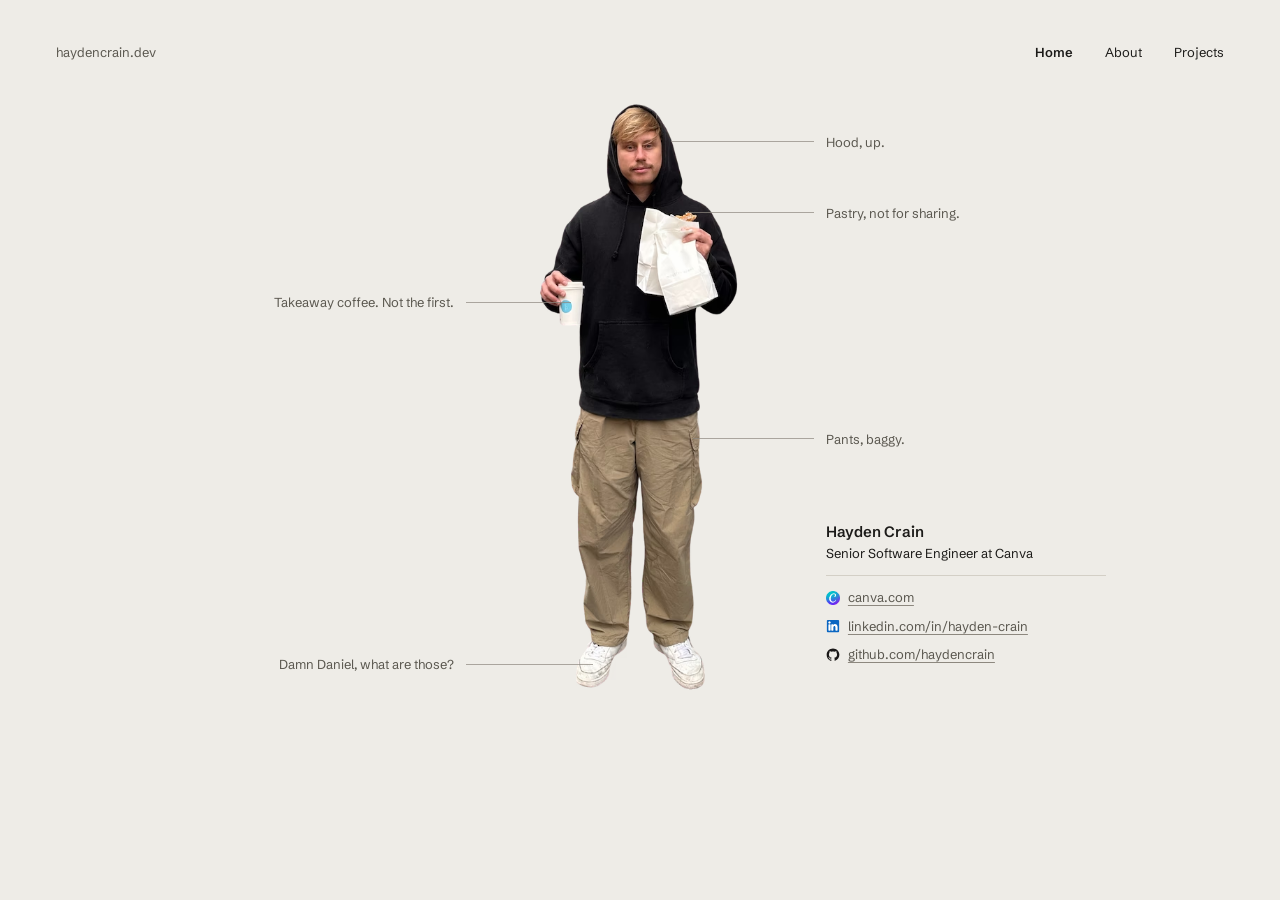
<file: index.html>
<!DOCTYPE html>
<html lang="en">
<head>
  <meta charset="UTF-8">
  <meta name="viewport" content="width=device-width, initial-scale=1">
  <title>Home - haydencrain.dev</title>
  <link rel="icon" type="image/png" sizes="32x32" href="/assets/favicon-32x32.png">
  <link rel="icon" type="image/png" sizes="16x16" href="/assets/favicon-16x16.png">
  <link rel="apple-touch-icon" sizes="180x180" href="/assets/apple-touch-icon.png">
  <link rel="icon" href="/favicon.ico">
  <link rel="manifest" href="/site.webmanifest">
  <link rel="preconnect" href="https://fonts.googleapis.com">
  <link rel="preconnect" href="https://fonts.gstatic.com" crossorigin>
  <link href="https://fonts.googleapis.com/css2?family=Schibsted+Grotesk:ital,wght@0,400;0,600;1,400&display=swap" rel="stylesheet">
  <link rel="stylesheet" href="/style.css?v=5">
</head>
<body>
  <header class="site-header">
    <a class="site-name" href="/">haydencrain.dev</a>
    <nav class="site-nav" aria-label="Main">
      <a href="/" aria-current="page">Home</a>
      <a href="/about">About</a>
      <a href="/projects">Projects</a>
    </nav>
  </header>
  <main class="home">
    <figure class="specimen">
      <div class="specimen-plate">
        <picture>
          <source srcset="/assets/hayden-standing.avif" type="image/avif">
          <source srcset="/assets/hayden-standing.webp" type="image/webp">
          <img class="specimen-photo" src="/assets/hayden-standing.png" alt="Hayden Crain, standing, in a black hoodie holding a takeaway coffee and a paper bag" width="292" height="851">
        </picture>
        <!-- --x/--y: the detail each note points at, as a share of the photo's box -->
        <ol class="notes">
          <li class="note note--right" style="--x: 65.2%; --y: 7.07%">
            <span class="note-line" aria-hidden="true"></span>
            <span class="note-label"><span class="note-num" aria-hidden="true">1</span><span class="note-text">Hood, up.</span></span>
          </li>
          <li class="note note--right" style="--x: 73.04%; --y: 19.02%">
            <span class="note-line" aria-hidden="true"></span>
            <span class="note-label"><span class="note-num" aria-hidden="true">2</span><span class="note-text">Pastry, not for sharing.</span></span>
          </li>
          <li class="note note--left" style="--x: 16.18%; --y: 34.01%">
            <span class="note-line" aria-hidden="true"></span>
            <span class="note-label"><span class="note-num" aria-hidden="true">3</span><span class="note-text">Takeaway coffee. Not the first.</span></span>
          </li>
          <li class="note note--right" style="--x: 75.98%; --y: 57.07%">
            <span class="note-line" aria-hidden="true"></span>
            <span class="note-label"><span class="note-num" aria-hidden="true">4</span><span class="note-text">Pants, baggy.</span></span>
          </li>
          <li class="note note--left" style="--x: 26.96%; --y: 94.95%">
            <span class="note-line" aria-hidden="true"></span>
            <span class="note-label"><span class="note-num" aria-hidden="true">5</span><span class="note-text">Damn Daniel, what are those?</span></span>
          </li>
        </ol>
      </div>
      <!-- Mobile-only key; screen readers get the same captions from .notes -->
      <ol class="key" aria-hidden="true">
        <li>Hood, up.</li>
        <li>Pastry, not for sharing.</li>
        <li>Takeaway coffee. Not the first.</li>
        <li>Pants, baggy.</li>
        <li>Damn Daniel, what are those?</li>
      </ol>
    </figure>
    <section class="placard">
      <h1>Hayden Crain</h1>
      <p>Senior Software Engineer at Canva</p>
      <ul class="placard-links">
        <li><a class="act" href="https://www.canva.com/" target="_blank" rel="noopener noreferrer nofollow"><img src="/assets/canva.png" alt="" width="14" height="14"><span>canva.com</span></a></li>
        <li><a class="act" href="https://www.linkedin.com/in/hayden-crain/" target="_blank" rel="noopener noreferrer nofollow"><img src="/assets/linkedin.svg" alt="" width="14" height="14"><span>linkedin.com/in/hayden-crain</span></a></li>
        <li><a class="act" href="https://github.com/haydencrain" target="_blank" rel="noopener noreferrer nofollow"><img src="/assets/octocat.svg" alt="" width="14" height="14"><span>github.com/haydencrain</span></a></li>
      </ul>
    </section>
  </main>
</body>
</html>
</file>
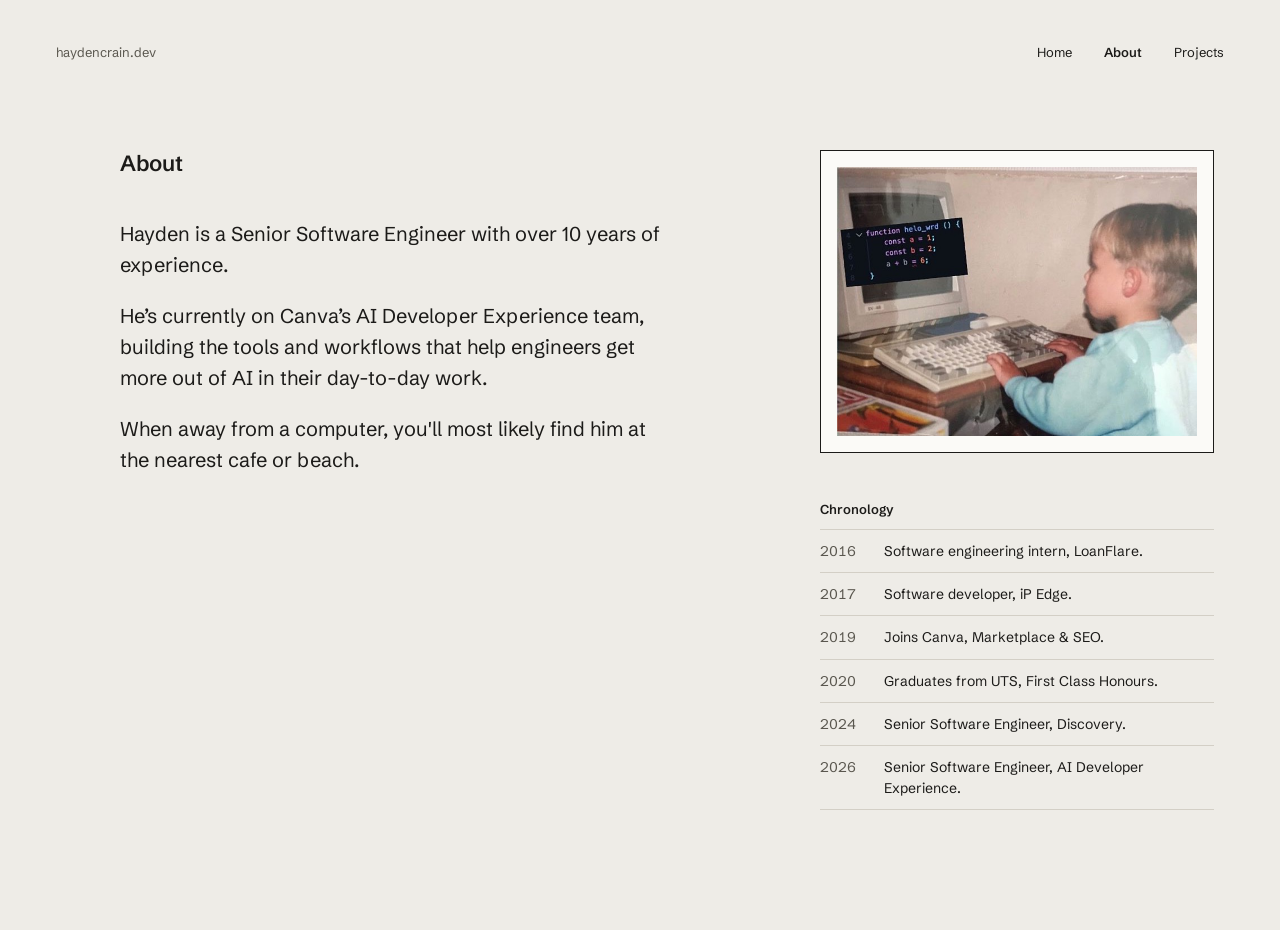
<file: about.html>
<!DOCTYPE html>
<html lang="en">
<head>
  <meta charset="UTF-8">
  <meta name="viewport" content="width=device-width, initial-scale=1">
  <title>About - haydencrain.dev</title>
  <link rel="icon" type="image/png" sizes="32x32" href="/assets/favicon-32x32.png">
  <link rel="icon" type="image/png" sizes="16x16" href="/assets/favicon-16x16.png">
  <link rel="apple-touch-icon" sizes="180x180" href="/assets/apple-touch-icon.png">
  <link rel="icon" href="/favicon.ico">
  <link rel="manifest" href="/site.webmanifest">
  <link rel="preconnect" href="https://fonts.googleapis.com">
  <link rel="preconnect" href="https://fonts.gstatic.com" crossorigin>
  <link href="https://fonts.googleapis.com/css2?family=Schibsted+Grotesk:ital,wght@0,400;0,600;1,400&display=swap" rel="stylesheet">
  <link rel="stylesheet" href="/style.css?v=5">
</head>
<body>
  <header class="site-header">
    <a class="site-name" href="/">haydencrain.dev</a>
    <nav class="site-nav" aria-label="Main">
      <a href="/">Home</a>
      <a href="/about" aria-current="page">About</a>
      <a href="/projects">Projects</a>
    </nav>
  </header>
  <main class="page about">
    <div class="about-text">
      <h1>About</h1>
      <div class="prose">
        <p>Hayden is a Senior Software Engineer with over 10 years of experience.</p>
        <p>He’s currently on Canva’s AI Developer Experience team, building the tools and workflows that help engineers get more out of AI in their day-to-day work.</p>
        <p>When away from a computer, you'll most likely find him at the nearest cafe or beach.</p>
      </div>
    </div>
    <div class="about-side">
      <figure class="frame">
        <img src="/assets/artist-shot.jpg" alt="Childhood photo of Hayden as a toddler typing at a beige desktop computer, with a code snippet pasted over the monitor" width="640" height="478">
      </figure>
      <section class="chronology">
        <h2>Chronology</h2>
        <ol>
          <li><time datetime="2016">2016</time><span>Software engineering intern, LoanFlare.</span></li>
          <li><time datetime="2017">2017</time><span>Software developer, iP Edge.</span></li>
          <li><time datetime="2019">2019</time><span>Joins Canva, Marketplace &amp; SEO.</span></li>
          <li><time datetime="2020">2020</time><span>Graduates from UTS, First Class Honours.</span></li>
          <li><time datetime="2024">2024</time><span>Senior Software Engineer, Discovery.</span></li>
          <li><time datetime="2026">2026</time><span>Senior Software Engineer, AI Developer Experience.</span></li>
        </ol>
      </section>
    </div>
  </main>
</body>
</html>
</file>
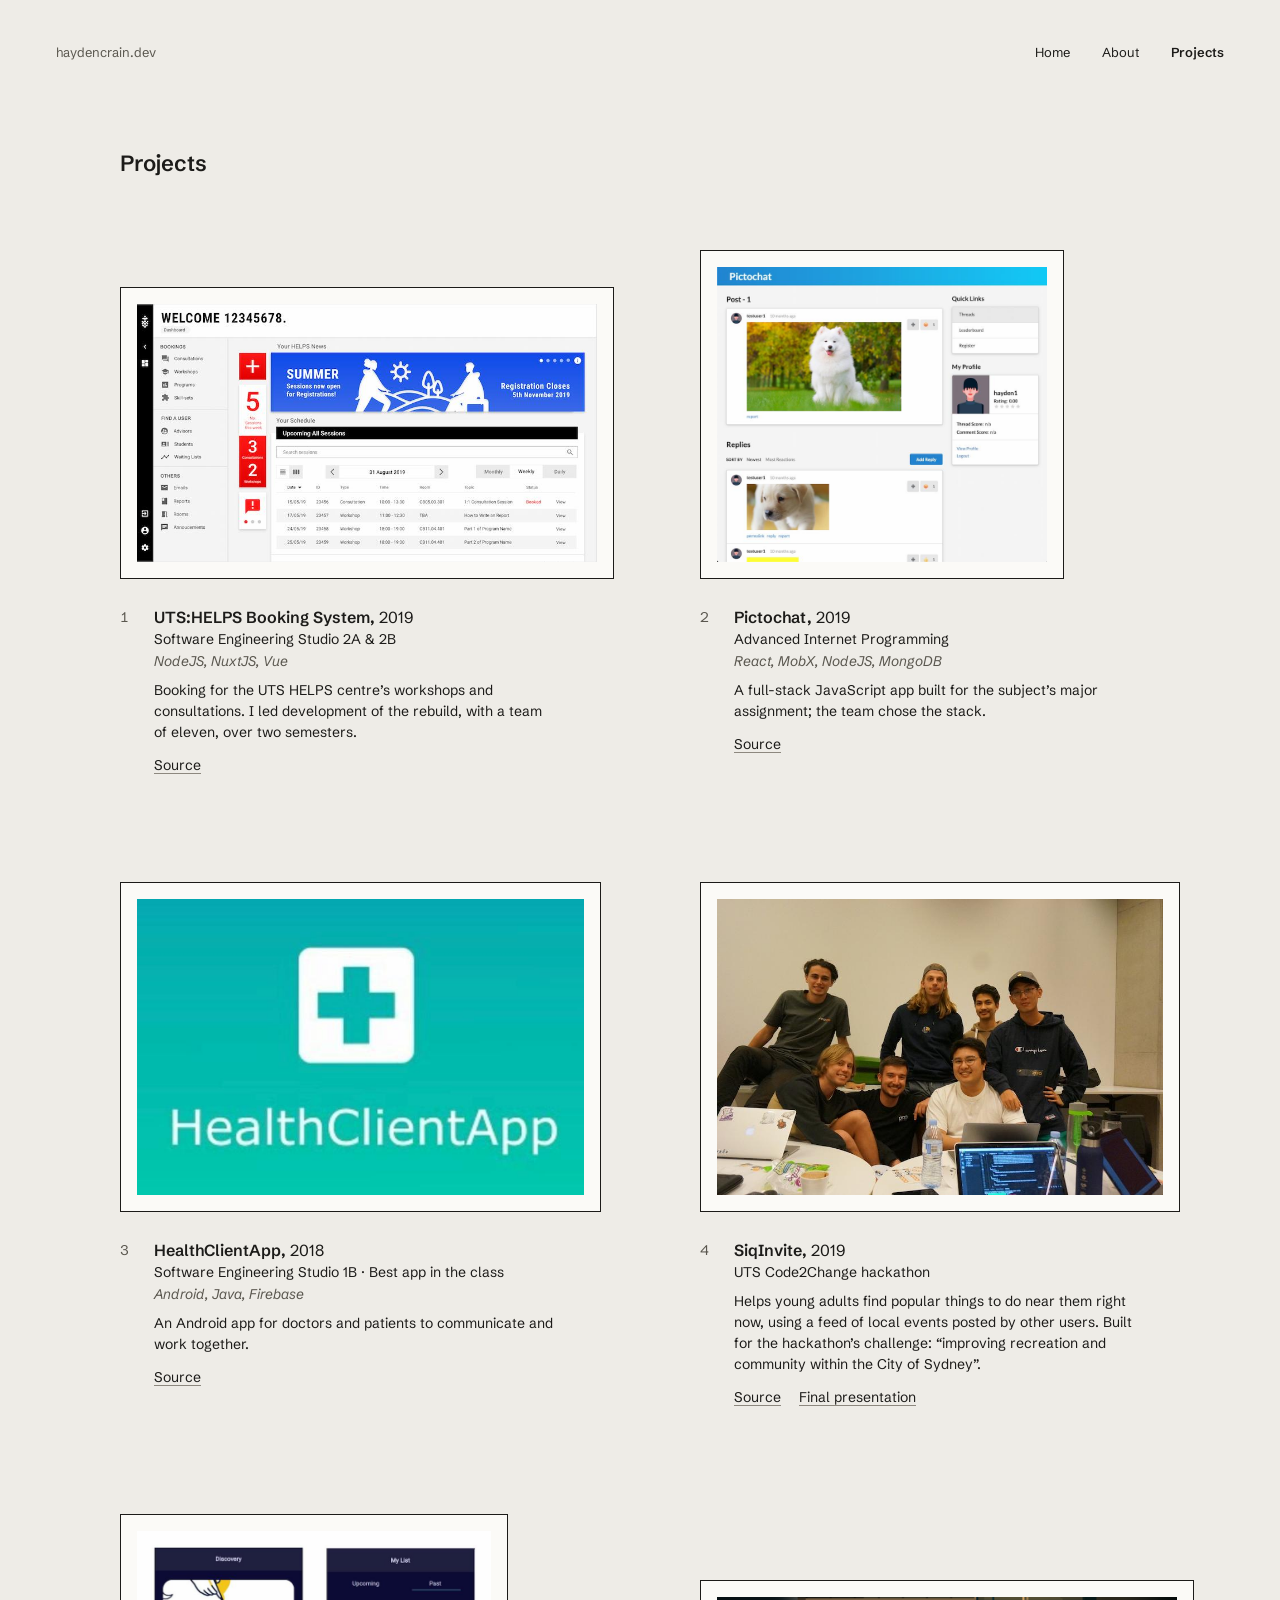
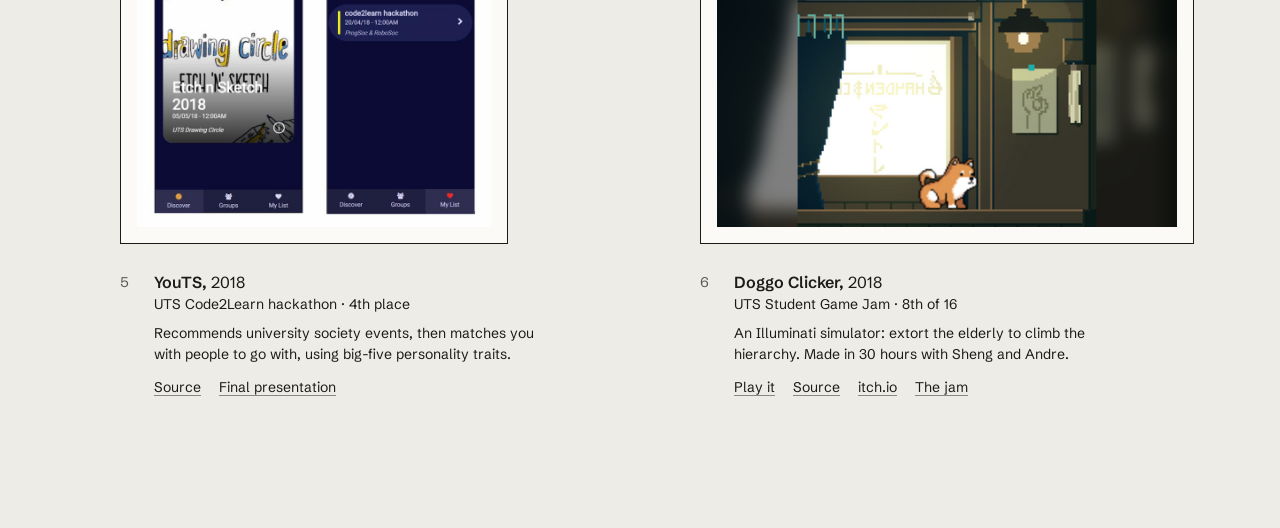
<file: projects.html>
<!DOCTYPE html>
<html lang="en">
<head>
  <meta charset="UTF-8">
  <meta name="viewport" content="width=device-width, initial-scale=1">
  <title>Projects - haydencrain.dev</title>
  <link rel="icon" type="image/png" sizes="32x32" href="/assets/favicon-32x32.png">
  <link rel="icon" type="image/png" sizes="16x16" href="/assets/favicon-16x16.png">
  <link rel="apple-touch-icon" sizes="180x180" href="/assets/apple-touch-icon.png">
  <link rel="icon" href="/favicon.ico">
  <link rel="manifest" href="/site.webmanifest">
  <link rel="preconnect" href="https://fonts.googleapis.com">
  <link rel="preconnect" href="https://fonts.gstatic.com" crossorigin>
  <link href="https://fonts.googleapis.com/css2?family=Schibsted+Grotesk:ital,wght@0,400;0,600;1,400&display=swap" rel="stylesheet">
  <link rel="stylesheet" href="/style.css?v=5">
</head>
<body>
  <header class="site-header">
    <a class="site-name" href="/">haydencrain.dev</a>
    <nav class="site-nav" aria-label="Main">
      <a href="/">Home</a>
      <a href="/about">About</a>
      <a href="/projects" aria-current="page">Projects</a>
    </nav>
  </header>
  <main class="page projects">
    <h1>Projects</h1>
    <div class="project-grid">
      <article class="project">
        <figure class="frame">
          <img src="/assets/uts-helps.jpg" alt="Screenshot of UTS:HELPS Booking System" width="800" height="450" loading="lazy">
        </figure>
        <div class="project-info">
          <span class="project-index" aria-hidden="true">1</span>
          <div class="project-body">
            <div class="project-head">
              <h2>UTS:HELPS Booking System, <span class="project-year">2019</span></h2>
              <p>Software Engineering Studio 2A &amp; 2B</p>
              <p class="project-stack">NodeJS, NuxtJS, Vue</p>
            </div>
            <p>Booking for the UTS HELPS centre’s workshops and consultations. I led development of the rebuild, with a team of eleven, over two semesters.</p>
            <ul class="project-links">
              <li><a class="act" href="https://github.com/sguillema/ses2-web" target="_blank" rel="noopener noreferrer nofollow">Source</a></li>
            </ul>
          </div>
        </div>
      </article>
      <article class="project">
        <figure class="frame">
          <img src="/assets/pictochat.jpg" alt="Screenshot of Pictochat" width="800" height="718" loading="lazy">
        </figure>
        <div class="project-info">
          <span class="project-index" aria-hidden="true">2</span>
          <div class="project-body">
            <div class="project-head">
              <h2>Pictochat, <span class="project-year">2019</span></h2>
              <p>Advanced Internet Programming</p>
              <p class="project-stack">React, MobX, NodeJS, MongoDB</p>
            </div>
            <p>A full-stack JavaScript app built for the subject’s major assignment; the team chose the stack.</p>
            <ul class="project-links">
              <li><a class="act" href="https://github.com/haydencrain/pictochat" target="_blank" rel="noopener noreferrer nofollow">Source</a></li>
            </ul>
          </div>
        </div>
      </article>
      <article class="project">
        <figure class="frame">
          <img src="/assets/health-client-app.jpg" alt="Screenshot of HealthClientApp" width="658" height="436" loading="lazy">
        </figure>
        <div class="project-info">
          <span class="project-index" aria-hidden="true">3</span>
          <div class="project-body">
            <div class="project-head">
              <h2>HealthClientApp, <span class="project-year">2018</span></h2>
              <p>Software Engineering Studio 1B · Best app in the class</p>
              <p class="project-stack">Android, Java, Firebase</p>
            </div>
            <p>An Android app for doctors and patients to communicate and work together.</p>
            <ul class="project-links">
              <li><a class="act" href="https://github.com/haydencrain/HealthClientApp" target="_blank" rel="noopener noreferrer nofollow">Source</a></li>
            </ul>
          </div>
        </div>
      </article>
      <article class="project">
        <figure class="frame">
          <img src="/assets/siq-invite.jpg" alt="Screenshot of SiqInvite" width="800" height="531" loading="lazy">
        </figure>
        <div class="project-info">
          <span class="project-index" aria-hidden="true">4</span>
          <div class="project-body">
            <div class="project-head">
              <h2>SiqInvite, <span class="project-year">2019</span></h2>
              <p>UTS Code2Change hackathon</p>
            </div>
            <p>Helps young adults find popular things to do near them right now, using a feed of local events posted by other users. Built for the hackathon’s challenge: “improving recreation and community within the City of Sydney”.</p>
            <ul class="project-links">
              <li><a class="act" href="https://github.com/justinwilkin/code2change" target="_blank" rel="noopener noreferrer nofollow">Source</a></li>
              <li><a class="act" href="https://docs.google.com/presentation/d/18fryf0koBxCFhefgzHMRpYB8Y87VRGjq2MeS7abHGh8/edit?usp=sharing" target="_blank" rel="noopener noreferrer nofollow">Final presentation</a></li>
            </ul>
          </div>
        </div>
      </article>
      <article class="project">
        <figure class="frame">
          <img src="/assets/youts.jpg" alt="Screenshot of YouTS" width="800" height="668" loading="lazy">
        </figure>
        <div class="project-info">
          <span class="project-index" aria-hidden="true">5</span>
          <div class="project-body">
            <div class="project-head">
              <h2>YouTS, <span class="project-year">2018</span></h2>
              <p>UTS Code2Learn hackathon · 4th place</p>
            </div>
            <p>Recommends university society events, then matches you with people to go with, using big-five personality traits.</p>
            <ul class="project-links">
              <li><a class="act" href="https://github.com/sguillema/code2learn-front-end" target="_blank" rel="noopener noreferrer nofollow">Source</a></li>
              <li><a class="act" href="https://docs.google.com/presentation/d/13MFP-2IggDJ8bfrPhmmXb7kxT96C3hGuN_u-MLILnn0/edit?usp=sharing" target="_blank" rel="noopener noreferrer nofollow">Final presentation</a></li>
            </ul>
          </div>
        </div>
      </article>
      <article class="project">
        <figure class="frame">
          <img src="/assets/doggo-clicker.png" alt="Screenshot of Doggo Clicker" width="508" height="254" loading="lazy">
        </figure>
        <div class="project-info">
          <span class="project-index" aria-hidden="true">6</span>
          <div class="project-body">
            <div class="project-head">
              <h2>Doggo Clicker, <span class="project-year">2018</span></h2>
              <p>UTS Student Game Jam · 8th of 16</p>
            </div>
            <p>An Illuminati simulator: extort the elderly to climb the hierarchy. Made in 30 hours with Sheng and Andre.</p>
            <ul class="project-links">
              <li><a class="act" href="https://doggoclicker.haydencrain.dev/" target="_blank" rel="noopener noreferrer nofollow">Play it</a></li>
              <li><a class="act" href="https://github.com/haydencrain/uts-game-jam-2018" target="_blank" rel="noopener noreferrer nofollow">Source</a></li>
              <li><a class="act" href="https://shengzeng.itch.io/" target="_blank" rel="noopener noreferrer nofollow">itch.io</a></li>
              <li><a class="act" href="https://itch.io/jam/uts-student-game-jam-2018" target="_blank" rel="noopener noreferrer nofollow">The jam</a></li>
            </ul>
          </div>
        </div>
      </article>
    </div>
  </main>
</body>
</html>
</file>
<file: style.css>
:root {
  --wall: #eeece7;
  --ink: #1c1b19;
  --muted: #5a574f;
  --rule: #d3cfc6;
  --leader: #8d887f;
  --mat: #fbfaf7;
  --inset: 56px;
}

body {
  margin: 0;
  background: var(--wall);
  color: var(--ink);
  font-family: 'Schibsted Grotesk', system-ui, sans-serif;
  -webkit-text-size-adjust: 100%;
  text-size-adjust: 100%;
  cursor: url("assets/cursor-default.png") 0 0, auto;
}
a,
button,
input,
select,
textarea,
[role="button"],
[onclick] {
  cursor: url("assets/cursor-pointer.png") 0 0, pointer;
}

a {
  color: var(--ink);
  text-decoration: none;
}
a:hover {
  text-decoration: underline;
  text-underline-offset: 3px;
}
a.act {
  text-decoration: underline;
  text-decoration-thickness: 1px;
  text-underline-offset: 3px;
  text-decoration-color: var(--leader);
}
a.act:hover {
  text-decoration-color: var(--ink);
}

.site-header {
  display: flex;
  justify-content: space-between;
  align-items: center;
  padding: 30px var(--inset) 0;
  font-size: 13px;
  line-height: 16px;
}
/* Vertical padding keeps the tap target at 44px tall */
.site-header a {
  display: block;
  padding: 14px 0;
}
.site-name {
  color: var(--muted);
}
.site-nav {
  display: flex;
  gap: 32px;
}
.site-nav a[aria-current="page"] {
  font-weight: 600;
}

/* Shared page column (About, Projects) */
.page {
  box-sizing: border-box;
  width: min(100% - 2 * var(--inset), 1040px);
  margin: 0 auto;
  padding: 76px 0 120px;
}
.page h1 {
  margin: 0;
  font-size: 22px;
  font-weight: 600;
  line-height: 1.25;
}

/* A picture on the wall: ink border around a pale mat */
.frame {
  box-sizing: border-box;
  width: fit-content;
  max-width: 100%;
  margin: 0;
  padding: 16px;
  border: 1px solid var(--ink);
  background: var(--mat);
}
.frame img {
  display: block;
  max-width: 100%;
  height: auto;
}

/* Home: the photo sits in the middle column, the placard in the right */
.home {
  --photo-h: max(440px, min(594px, 74vh));
  --reach: clamp(24px, 50vw - 360px, 72px); /* leader line length past the photo */
  --gap: 12px;                              /* leader end to label */
  display: grid;
  grid-template-columns: minmax(0, 1fr) auto minmax(0, 1fr);
  padding: 26px 0 64px;
}
.specimen {
  grid-column: 2;
  grid-row: 1;
  margin: 0;
}
.specimen-plate {
  position: relative;
}
.specimen-plate picture {
  display: block;
}
.specimen-photo {
  display: block;
  width: auto;
  height: var(--photo-h);
}

/* Notes are positioned as a share of the photo's box, so they stay on their details at any size */
.notes {
  position: absolute;
  inset: 0;
  margin: 0;
  padding: 0;
  list-style: none;
}
.note-line {
  position: absolute;
  top: var(--y);
  height: 1px;
  margin-top: -0.5px;
  background: var(--leader);
  opacity: 0.7;
}
.note--right .note-line {
  left: var(--x);
  right: calc(-1 * var(--reach));
}
.note--left .note-line {
  left: calc(-1 * var(--reach));
  right: calc(100% - var(--x));
}
.note-label {
  position: absolute;
  top: var(--y);
  transform: translateY(-50%);
  white-space: nowrap;
  font-size: 13px;
  line-height: 1.3;
  color: var(--muted);
}
.note--right .note-label {
  left: calc(100% + var(--reach) + var(--gap));
}
.note--left .note-label {
  right: calc(100% + var(--reach) + var(--gap));
}
.note-num,
.key {
  display: none;
}

.placard {
  grid-column: 3;
  grid-row: 1;
  align-self: end;
  box-sizing: border-box;
  width: calc(var(--reach) + var(--gap) + 280px);
  max-width: calc(100% - 24px);
  margin-bottom: 27px;
  padding-left: calc(var(--reach) + var(--gap));
  font-size: 13px;
  line-height: 1.5;
}
.placard h1 {
  margin: 0;
  font-size: 15px;
  font-weight: 600;
  line-height: 1.3;
}
.placard p {
  margin: 2px 0 0;
}
.placard-links {
  display: flex;
  flex-direction: column;
  gap: 6px;
  margin: 12px 0 0;
  padding: 12px 0 0;
  border-top: 1px solid var(--rule);
  list-style: none;
}
.placard-links a {
  display: inline-flex;
  align-items: center;
  gap: 8px;
  color: var(--muted);
}
.placard-links img {
  flex-shrink: 0;
  width: 14px;
  height: 14px;
}

/* About: text on the left, photo and chronology on the right.
   Left edge lines up with Projects; the wider right column runs past it, as in the design. */
.about {
  display: grid;
  grid-template-columns: minmax(0, 540fr) minmax(0, 394fr);
  column-gap: clamp(48px, 12.5vw, 160px);
  align-items: start;
  width: auto;
  max-width: 1094px;
  margin-left: max(var(--inset), 50% - 520px);
  margin-right: var(--inset);
}
.about-text {
  display: flex;
  flex-direction: column;
  gap: 40px;
}
.prose {
  display: flex;
  flex-direction: column;
  gap: 20px;
  font-size: 20px;
  line-height: 1.55;
}
.prose p {
  margin: 0;
}
.about-side {
  display: flex;
  flex-direction: column;
  gap: 48px;
}
.about .frame img {
  width: 360px;
}
.chronology {
  display: flex;
  flex-direction: column;
  gap: 12px;
}
.chronology h2 {
  margin: 0;
  font-size: 13px;
  font-weight: 600;
}
.chronology ol {
  margin: 0;
  padding: 0;
  list-style: none;
  font-size: 14px;
  line-height: 1.45;
  border-bottom: 1px solid var(--rule);
}
.chronology li {
  display: grid;
  grid-template-columns: 48px minmax(0, 1fr);
  column-gap: 16px;
  padding: 11px 0;
  border-top: 1px solid var(--rule);
}
.chronology time {
  color: var(--muted);
  font-variant-numeric: tabular-nums;
}

/* Projects: each entry spans two rows of a subgrid, so frames in a row share a bottom line */
.projects h1 {
  margin-bottom: 72px;
}
.project-grid {
  display: grid;
  grid-template-columns: repeat(2, minmax(0, 1fr));
  column-gap: clamp(40px, 9.375vw, 120px);
  row-gap: 96px;
}
.project {
  display: grid;
  grid-row: span 2;
  grid-template-rows: subgrid;
  grid-template-columns: minmax(0, 1fr);
  row-gap: 28px;
}
/* The image, not its mat, fills the column; the mat spills into the column gap */
.project .frame {
  align-self: end;
  width: max-content;
  max-width: calc(100% + 34px);
}
.project .frame img {
  width: auto;
  max-height: 296px;
}
.project-info {
  display: flex;
  gap: 14px;
  font-size: 14px;
  line-height: 1.5;
}
.project-index {
  flex: 0 0 20px;
  color: var(--muted);
  font-variant-numeric: tabular-nums;
}
.project-body {
  display: flex;
  flex-direction: column;
  gap: 8px;
  min-width: 0;
  max-width: 400px;
}
.project-body p {
  margin: 0;
}
.project-head {
  display: flex;
  flex-direction: column;
  gap: 1px;
}
.project-head h2 {
  margin: 0;
  font-size: 16px;
  font-weight: 600;
  line-height: 1.3;
}
.project-year {
  font-weight: 400;
}
.project-stack {
  font-style: italic;
  color: var(--muted);
}
.project-links {
  display: flex;
  flex-wrap: wrap;
  column-gap: 18px;
  margin: -6px 0 0;
  padding: 0;
  list-style: none;
}
.project-links a {
  display: block;
  padding: 10px 0;
}

@media (max-width: 760px) {
  :root {
    --inset: 24px;
  }
  .site-header {
    padding-top: 8px;
  }
  .site-nav {
    gap: 20px;
  }
  .page {
    padding: 44px 0 72px;
  }
  .page h1 {
    font-size: 20px;
  }

  /* Home becomes a field-guide key: numerals by the photo, captions listed below */
  .home {
    --photo-h: 520px;
    --reach: 26px;
    --gap: 6px;
    grid-template-columns: minmax(0, 1fr);
    padding: 24px var(--inset) 64px;
  }
  .specimen {
    grid-column: 1;
  }
  .specimen-plate {
    width: fit-content;
    margin: 0 auto;
  }
  .note-label {
    font-size: 12px;
    color: var(--ink);
    font-variant-numeric: tabular-nums;
  }
  .note-num {
    display: inline;
  }
  .note-text {
    position: absolute;
    width: 1px;
    height: 1px;
    overflow: hidden;
    clip-path: inset(50%);
  }
  .key {
    display: flex;
    flex-direction: column;
    gap: 4px;
    margin: 24px 0 0;
    padding: 0;
    list-style: none;
    font-size: 13px;
    line-height: 1.45;
    color: var(--muted);
    counter-reset: key;
  }
  .key li {
    display: grid;
    grid-template-columns: 20px minmax(0, 1fr);
    counter-increment: key;
  }
  .key li::before {
    content: counter(key);
    color: var(--ink);
    font-variant-numeric: tabular-nums;
  }
  .placard {
    grid-column: 1;
    grid-row: auto;
    width: auto;
    max-width: none;
    margin: 32px 0 0;
    padding-left: 0;
    font-size: 15px;
  }
  .placard h1 {
    font-size: 17px;
  }
  .placard-links a {
    font-size: 14px;
  }

  .about {
    grid-template-columns: minmax(0, 1fr);
    row-gap: 40px;
    width: min(100% - 2 * var(--inset), 1040px);
    max-width: none;
    margin-inline: auto;
  }
  .prose {
    gap: 16px;
    font-size: 17px;
  }
  .about-side {
    gap: 40px;
  }
  .chronology ol {
    font-size: 15px;
  }
  .chronology li {
    grid-template-columns: 52px minmax(0, 1fr);
  }

  .projects h1 {
    margin-bottom: 56px;
  }
  .project-grid {
    grid-template-columns: minmax(0, 1fr);
    row-gap: 56px;
  }
  .project {
    row-gap: 20px;
  }
  .project .frame {
    width: auto;
    max-width: none;
  }
  .project .frame img {
    max-height: 260px;
  }
  .project-info {
    font-size: 15px;
  }
  .project-head h2 {
    font-size: 17px;
  }
}
</file>
